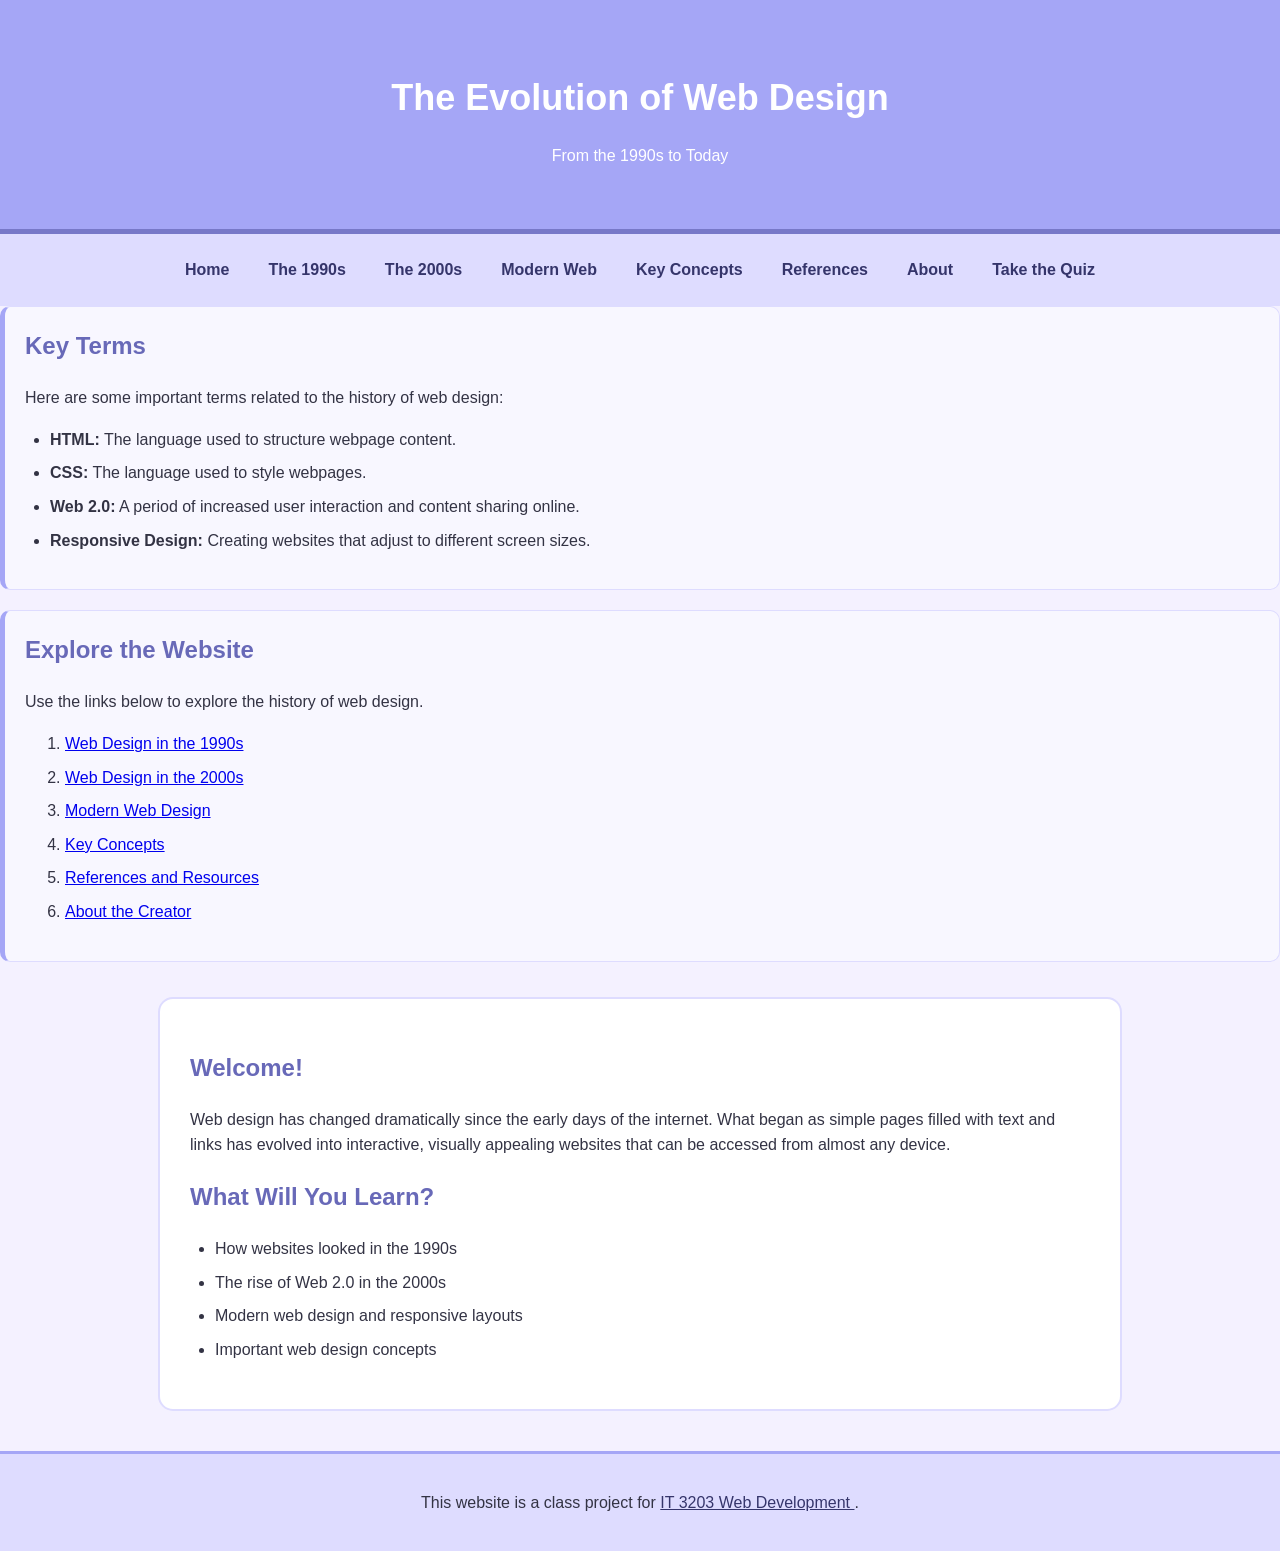
<file: index.html>
<!DOCTYPE html>
<html lang="en">
<head>
    <meta charset="UTF-8">
    <title>The Evolution of Web Design</title>
    <link rel="stylesheet" href="style.css">

</head>
<body>

    <!-- Website Header -->
    <header>
        <h1>The Evolution of Web Design</h1>
        <p>From the 1990s to Today</p>
    </header>

  
<!-- Main Navigation -->
<nav>
    <a href="index.html">Home</a>
    <a href="1990s.html">The 1990s</a>
    <a href="2000s.html">The 2000s</a>
    <a href="modern.html">Modern Web</a>
    <a href="concepts.html">Key Concepts</a>
    <a href="references.html">References</a>
    <a href="about.html">About</a>
    <a href="quiz.html">Take the Quiz</a>
</nav>

    
<!-- Key Terms Section -->
<section>
    <h2>Key Terms</h2>

    <p>
        Here are some important terms related
        to the history of web design:
    </p>

    <ul>
        <li>
            <strong>HTML:</strong> The language used
            to structure webpage content.
        </li>
        <li>
            <strong>CSS:</strong> The language used
            to style webpages.
        </li>
        <li>
            <strong>Web 2.0:</strong> A period of
            increased user interaction and
            content sharing online.
        </li>
        <li>
            <strong>Responsive Design:</strong>
            Creating websites that adjust to
            different screen sizes.
        </li>
    </ul>
</section>

<!-- Table of Contents -->
<section>
    <h2>Explore the Website</h2>

    <p>
        Use the links below to explore
        the history of web design.
    </p>

    <ol>
        <li>
            <a href="1990s.html">
                Web Design in the 1990s
            </a>
        </li>
        <li>
            <a href="2000s.html">
                Web Design in the 2000s
            </a>
        </li>
        <li>
            <a href="modern.html">
                Modern Web Design
            </a>
        </li>
        <li>
            <a href="concepts.html">
                Key Concepts
            </a>
        </li>
        <li>
            <a href="references.html">
                References and Resources
            </a>
        </li>
        <li>
            <a href="about.html">
                About the Creator
            </a>
        </li>
    </ol>
</section>

    <!-- Main Content -->
    <main>

        <h2>Welcome!</h2>

        <p>
            Web design has changed dramatically since
            the early days of the internet. What began
            as simple pages filled with text and links
            has evolved into interactive, visually
            appealing websites that can be accessed
            from almost any device.
        </p>

        <h2>What Will You Learn?</h2>

        <ul>
            <li>How websites looked in the 1990s</li>
            <li>The rise of Web 2.0 in the 2000s</li>
            <li>Modern web design and responsive layouts</li>
            <li>Important web design concepts</li>
        </ul>

    </main>

<!-- Class Project Footer -->
<footer>
    <p>
        This website is a class project for
        <a href="https://ksuweb.github.io/IT3203/">
            IT 3203 Web Development
        </a>.
    </p>
</footer>
</body>
</html>
</file>
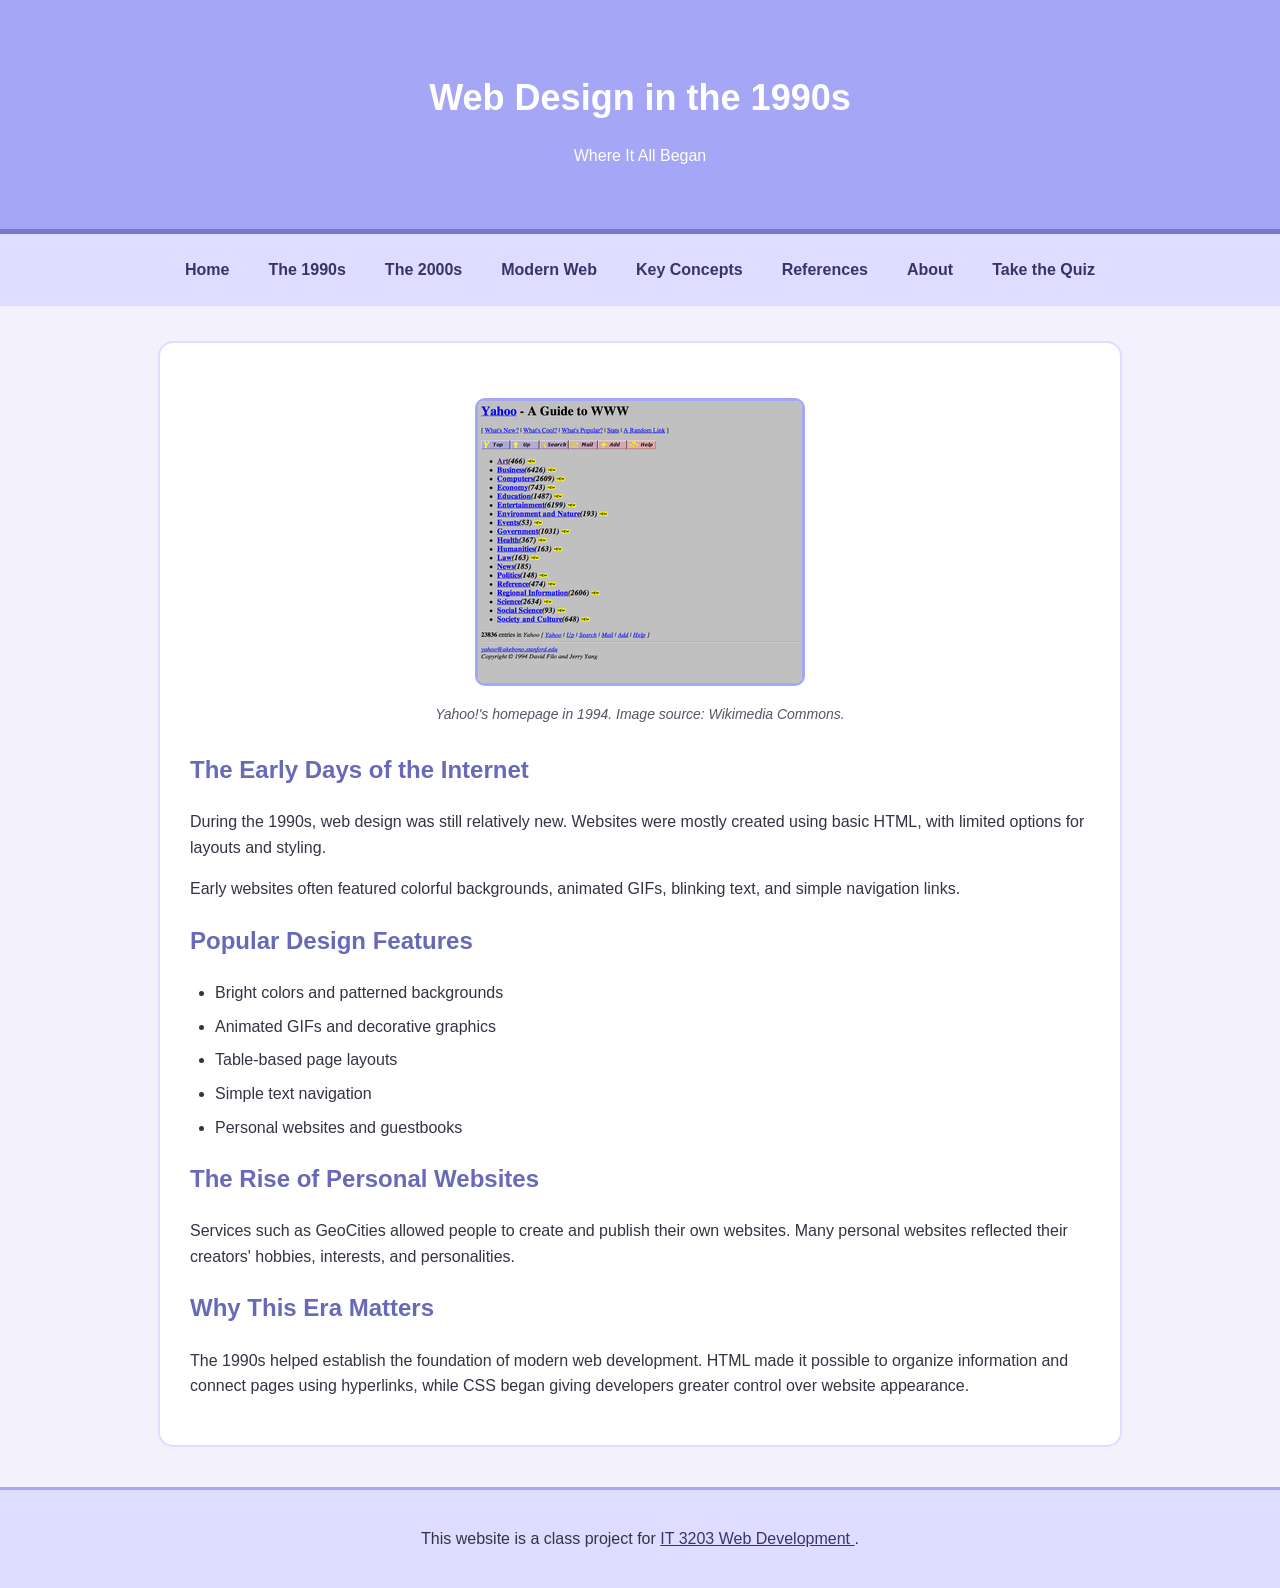
<file: 1990s.html>
<!DOCTYPE html>
<html lang="en">
<head>
    <meta charset="UTF-8">
    <meta name="viewport" content="width=device-width, initial-scale=1.0">
    <title>Web Design in the 1990s</title>
    <link rel="stylesheet" href="style.css">
</head>

<body>

    <!-- Website Header -->
    <header>
        <h1>Web Design in the 1990s</h1>
        <p>Where It All Began</p>
    </header>

    <!-- Navigation Menu -->
    <nav>
        <a href="index.html">Home</a>
        <a href="1990s.html">The 1990s</a>
        <a href="2000s.html">The 2000s</a>
        <a href="modern.html">Modern Web</a>
        <a href="concepts.html">Key Concepts</a>
        <a href="references.html">References</a>
        <a href="about.html">About</a>
        <a href="quiz.html">Take the Quiz</a>

    </nav>

    <!-- Main Content -->
    <main>
        
<!-- Historical website screenshot -->
<figure>
    <img src="early-web.png"
         alt="Yahoo's homepage in 1994 showing an early web design">

    <figcaption>
        Yahoo!'s homepage in 1994.
        Image source: Wikimedia Commons.
    </figcaption>
</figure>

        <h2>The Early Days of the Internet</h2>

        <p>
            During the 1990s, web design was still
            relatively new. Websites were mostly
            created using basic HTML, with limited
            options for layouts and styling.
        </p>

        <p>
            Early websites often featured colorful
            backgrounds, animated GIFs, blinking text,
            and simple navigation links.
        </p>

        <h2>Popular Design Features</h2>

        <ul>
            <li>Bright colors and patterned backgrounds</li>
            <li>Animated GIFs and decorative graphics</li>
            <li>Table-based page layouts</li>
            <li>Simple text navigation</li>
            <li>Personal websites and guestbooks</li>
        </ul>

        <h2>The Rise of Personal Websites</h2>

        <p>
            Services such as GeoCities allowed people
            to create and publish their own websites.
            Many personal websites reflected their
            creators' hobbies, interests, and
            personalities.
        </p>

        <h2>Why This Era Matters</h2>

        <p>
            The 1990s helped establish the foundation
            of modern web development. HTML made it
            possible to organize information and connect
            pages using hyperlinks, while CSS began
            giving developers greater control over
            website appearance.
        </p>

    </main>

    <!-- Class Project Footer -->
    <footer>
        <p>
            This website is a class project for
            <a href="https://ksuweb.github.io/IT3203/">
                IT 3203 Web Development
            </a>.
        </p>
    </footer>

</body>
</html>
</file>
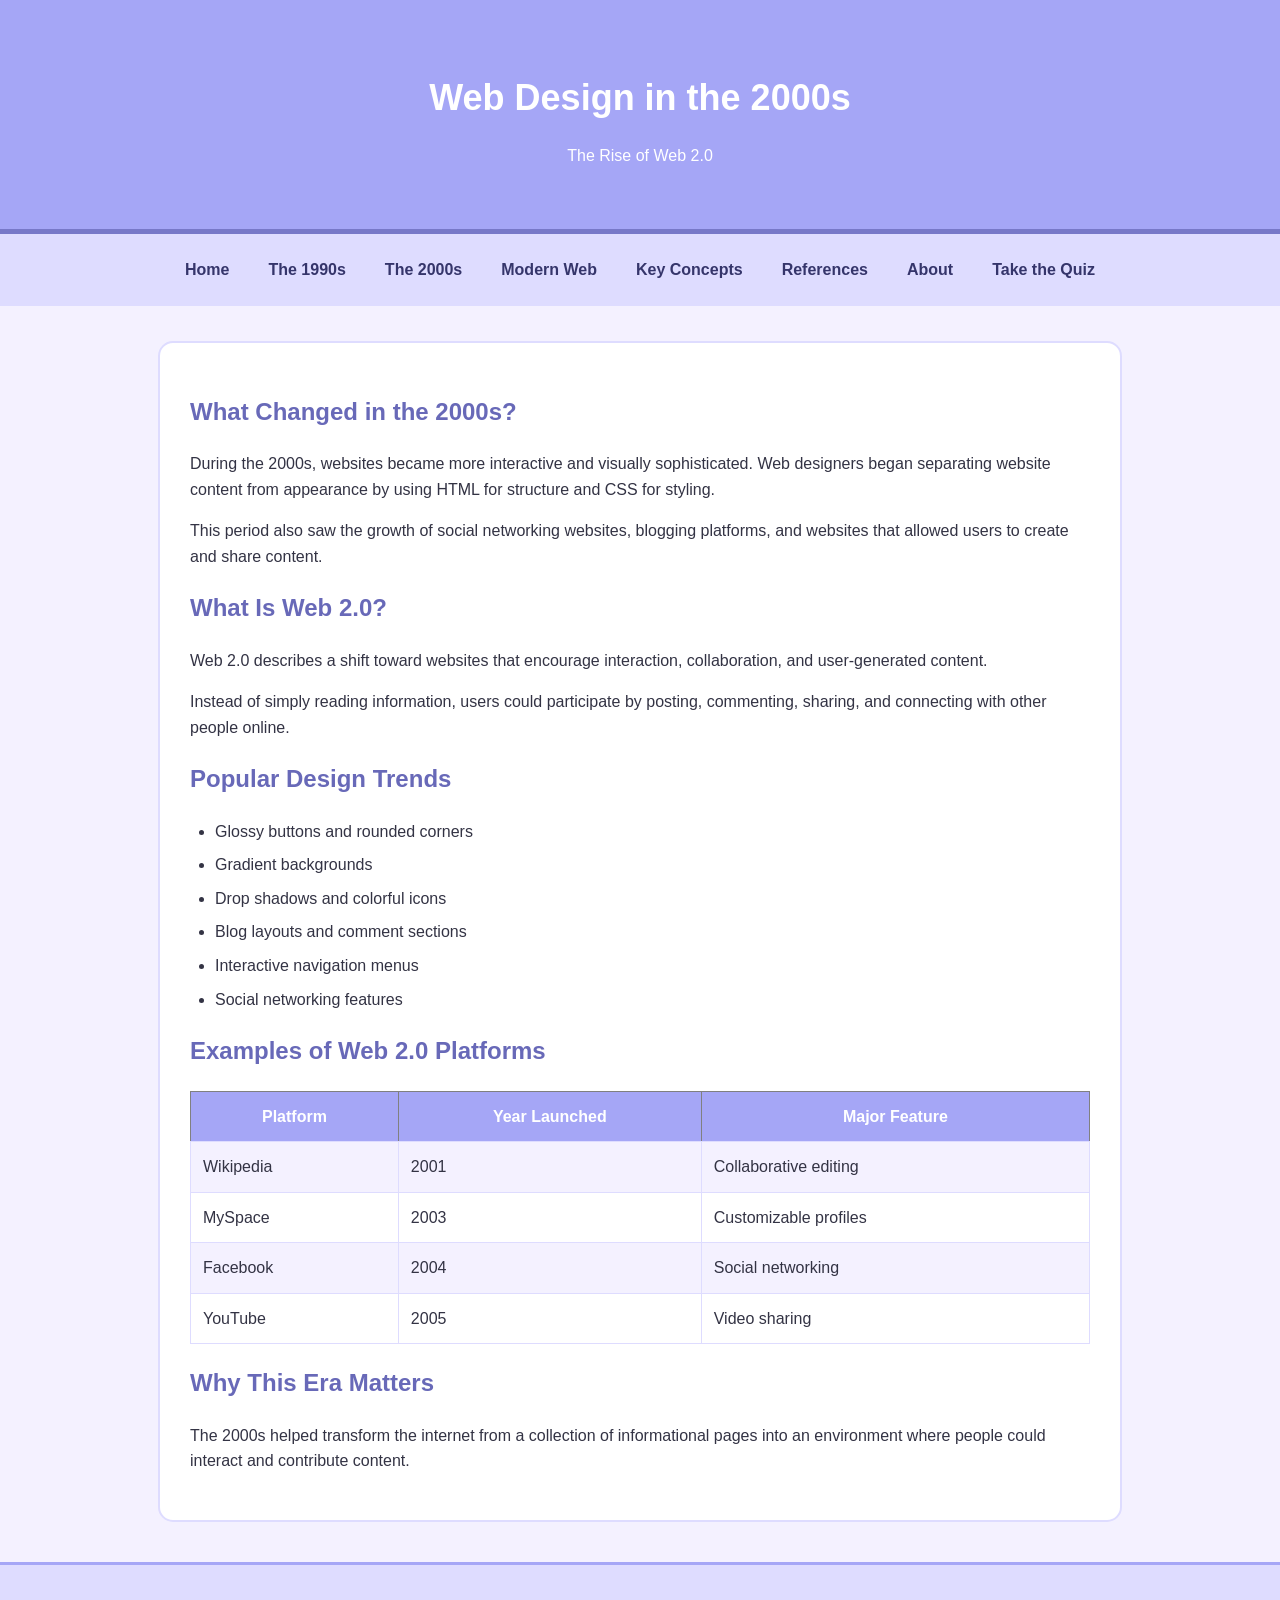
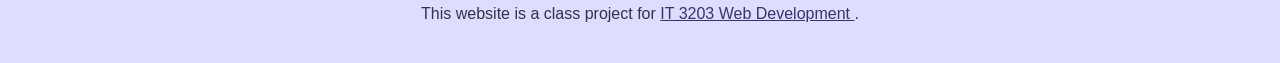
<file: 2000s.html>
<!DOCTYPE html>
<html lang="en">
<head>
    <meta charset="UTF-8">
    <meta name="viewport" content="width=device-width, initial-scale=1.0">
    <title>Web Design in the 2000s</title>
    <link rel="stylesheet" href="style.css">
</head>

<body>

    <!-- Website Header -->
    <header>
        <h1>Web Design in the 2000s</h1>
        <p>The Rise of Web 2.0</p>
    </header>

    <!-- Consistent Navigation Menu -->
    <nav>
        <a href="index.html">Home</a>
        <a href="1990s.html">The 1990s</a>
        <a href="2000s.html">The 2000s</a>
        <a href="modern.html">Modern Web</a>
        <a href="concepts.html">Key Concepts</a>
        <a href="references.html">References</a>
        <a href="about.html">About</a>
        <a href="quiz.html">Take the Quiz</a>

    </nav>

    <!-- Main Content -->
    <main>

        <h2>What Changed in the 2000s?</h2>

        <p>
            During the 2000s, websites became more
            interactive and visually sophisticated.
            Web designers began separating website
            content from appearance by using HTML
            for structure and CSS for styling.
        </p>

        <p>
            This period also saw the growth of
            social networking websites, blogging
            platforms, and websites that allowed
            users to create and share content.
        </p>

        <h2>What Is Web 2.0?</h2>

        <p>
            Web 2.0 describes a shift toward websites
            that encourage interaction, collaboration,
            and user-generated content.
        </p>

        <p>
            Instead of simply reading information,
            users could participate by posting,
            commenting, sharing, and connecting
            with other people online.
        </p>

        <h2>Popular Design Trends</h2>

        <ul>
            <li>Glossy buttons and rounded corners</li>
            <li>Gradient backgrounds</li>
            <li>Drop shadows and colorful icons</li>
            <li>Blog layouts and comment sections</li>
            <li>Interactive navigation menus</li>
            <li>Social networking features</li>
        </ul>

        <h2>Examples of Web 2.0 Platforms</h2>

        <table border="1">
            <tr>
                <th>Platform</th>
                <th>Year Launched</th>
                <th>Major Feature</th>
            </tr>
            <tr>
                <td>Wikipedia</td>
                <td>2001</td>
                <td>Collaborative editing</td>
            </tr>
            <tr>
                <td>MySpace</td>
                <td>2003</td>
                <td>Customizable profiles</td>
            </tr>
            <tr>
                <td>Facebook</td>
                <td>2004</td>
                <td>Social networking</td>
            </tr>
            <tr>
                <td>YouTube</td>
                <td>2005</td>
                <td>Video sharing</td>
            </tr>
        </table>

        <h2>Why This Era Matters</h2>

        <p>
            The 2000s helped transform the internet
            from a collection of informational pages
            into an environment where people could
            interact and contribute content.
        </p>

    </main>

    <!-- Class Project Footer -->
    <footer>
        <p>
            This website is a class project for
            <a href="https://ksuweb.github.io/IT3203/">
                IT 3203 Web Development
            </a>.
        </p>
    </footer>

</body>
</html>
</file>
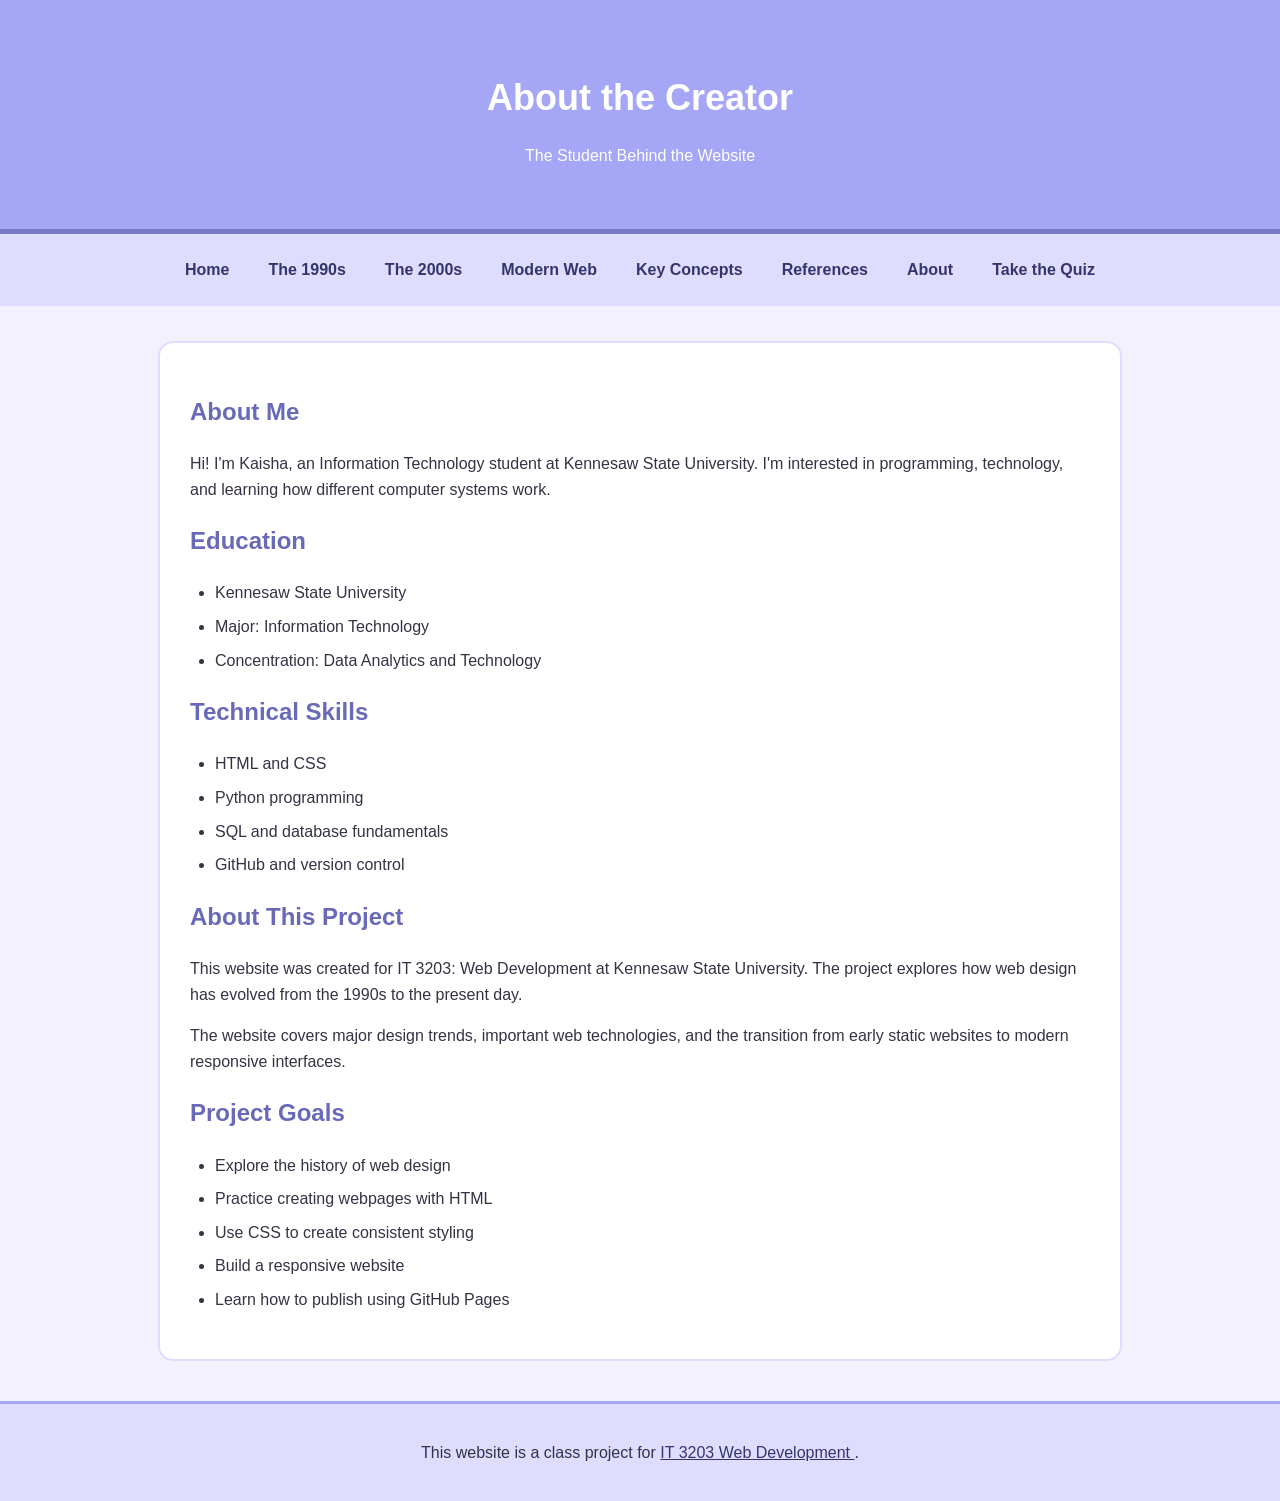
<file: about.html>
<!DOCTYPE html>
<html lang="en">
<head>
    <meta charset="UTF-8">
    <meta name="viewport" content="width=device-width, initial-scale=1.0">
    <title>About | Evolution of Web Design</title>
    <link rel="stylesheet" href="style.css">
</head>

<body>

    <!-- Website Header -->
    <header>
        <h1>About the Creator</h1>
        <p>The Student Behind the Website</p>
    </header>

    <!-- Main Navigation -->
    <nav>
        <a href="index.html">Home</a>
        <a href="1990s.html">The 1990s</a>
        <a href="2000s.html">The 2000s</a>
        <a href="modern.html">Modern Web</a>
        <a href="concepts.html">Key Concepts</a>
        <a href="references.html">References</a>
        <a href="about.html">About</a>
        <a href="quiz.html">Take the Quiz</a>

    </nav>

    <!-- Main Content -->
    <main>

        <h2>About Me</h2>

        <p>
            Hi! I'm Kaisha, an Information Technology
            student at Kennesaw State University.
            I'm interested in programming, technology,
            and learning how different computer
            systems work.
        </p>

        <h2>Education</h2>

        <ul>
            <li>Kennesaw State University</li>
            <li>Major: Information Technology</li>
            <li>Concentration: Data Analytics and Technology</li>
        </ul>

        <h2>Technical Skills</h2>

        <ul>
            <li>HTML and CSS</li>
            <li>Python programming</li>
            <li>SQL and database fundamentals</li>
            <li>GitHub and version control</li>
        </ul>

        <h2>About This Project</h2>

        <p>
            This website was created for IT 3203:
            Web Development at Kennesaw State University.
            The project explores how web design has
            evolved from the 1990s to the present day.
        </p>

        <p>
            The website covers major design trends,
            important web technologies, and the
            transition from early static websites
            to modern responsive interfaces.
        </p>

        <h2>Project Goals</h2>

        <ul>
            <li>Explore the history of web design</li>
            <li>Practice creating webpages with HTML</li>
            <li>Use CSS to create consistent styling</li>
            <li>Build a responsive website</li>
            <li>Learn how to publish using GitHub Pages</li>
        </ul>

    </main>

    <!-- Class Project Footer -->
    <footer>
        <p>
            This website is a class project for
            <a href="https://ksuweb.github.io/IT3203/">
                IT 3203 Web Development
            </a>.
        </p>
    </footer>

</body>
</html>
</file>
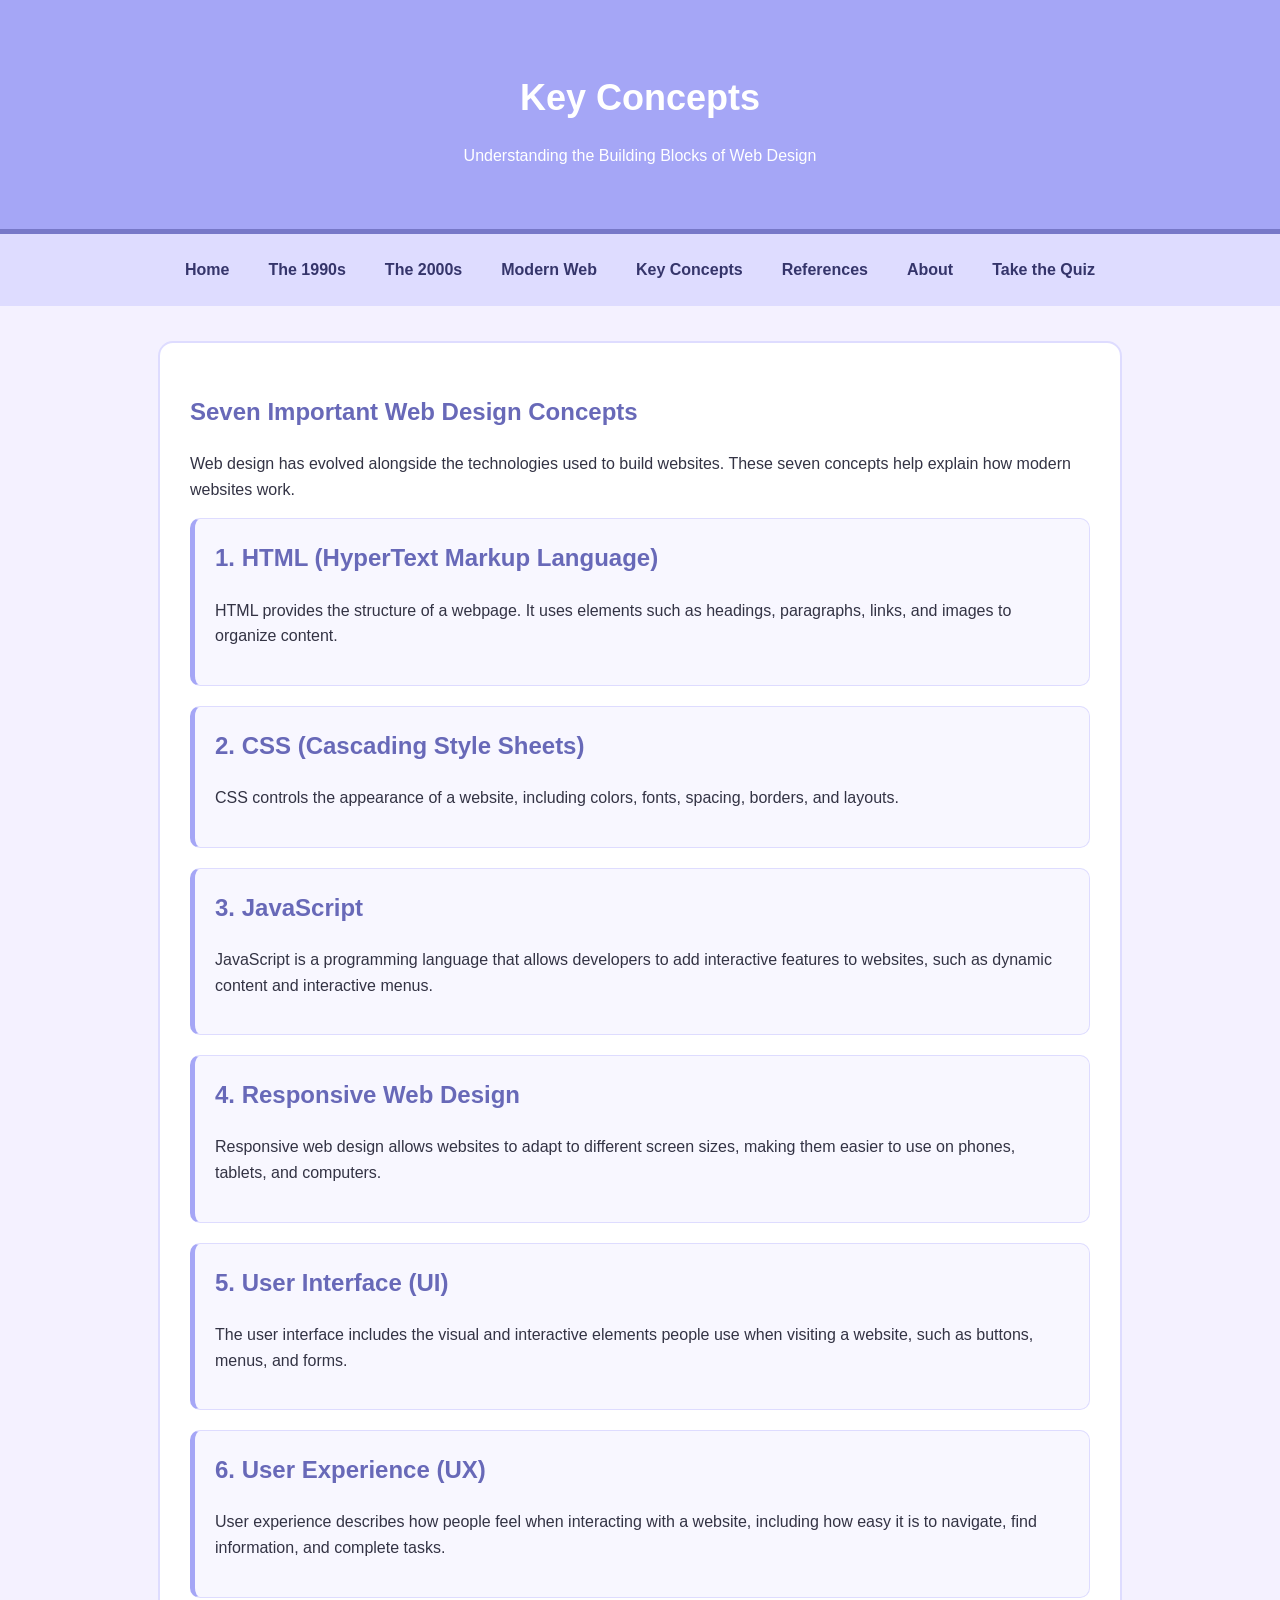
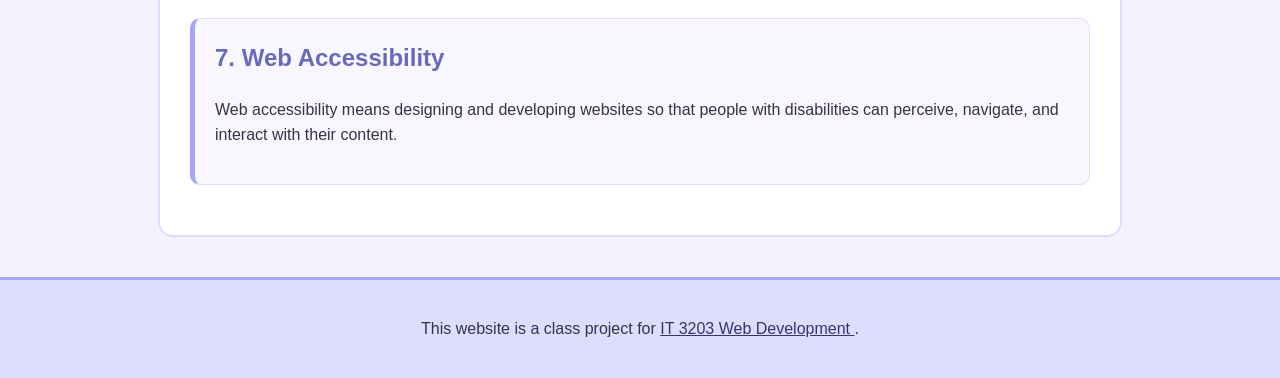
<file: concepts.html>
<!DOCTYPE html>
<html lang="en">
<head>
    <meta charset="UTF-8">
    <meta name="viewport" content="width=device-width, initial-scale=1.0">
    <title>Key Concepts | Evolution of Web Design</title>
    <link rel="stylesheet" href="style.css">
</head>

<body>

    <!-- Website Header -->
    <header>
        <h1>Key Concepts</h1>
        <p>Understanding the Building Blocks of Web Design</p>
    </header>

    <!-- Consistent Navigation -->
    <nav>
        <a href="index.html">Home</a>
        <a href="1990s.html">The 1990s</a>
        <a href="2000s.html">The 2000s</a>
        <a href="modern.html">Modern Web</a>
        <a href="concepts.html">Key Concepts</a>
        <a href="references.html">References</a>
        <a href="about.html">About</a>
        <a href="quiz.html">Take the Quiz</a>

    </nav>

    <!-- Main Content -->
    <main>

        <h2>Seven Important Web Design Concepts</h2>

        <p>
            Web design has evolved alongside the
            technologies used to build websites.
            These seven concepts help explain how
            modern websites work.
        </p>

        <!-- Concept 1 -->
        <section>
            <h2>1. HTML (HyperText Markup Language)</h2>
            <p>
                HTML provides the structure of a webpage.
                It uses elements such as headings,
                paragraphs, links, and images to
                organize content.
            </p>
        </section>

        <!-- Concept 2 -->
        <section>
            <h2>2. CSS (Cascading Style Sheets)</h2>
            <p>
                CSS controls the appearance of a website,
                including colors, fonts, spacing,
                borders, and layouts.
            </p>
        </section>

        <!-- Concept 3 -->
        <section>
            <h2>3. JavaScript</h2>
            <p>
                JavaScript is a programming language
                that allows developers to add
                interactive features to websites,
                such as dynamic content and
                interactive menus.
            </p>
        </section>

        <!-- Concept 4 -->
        <section>
            <h2>4. Responsive Web Design</h2>
            <p>
                Responsive web design allows websites
                to adapt to different screen sizes,
                making them easier to use on phones,
                tablets, and computers.
            </p>
        </section>

        <!-- Concept 5 -->
        <section>
            <h2>5. User Interface (UI)</h2>
            <p>
                The user interface includes the visual
                and interactive elements people use
                when visiting a website, such as
                buttons, menus, and forms.
            </p>
        </section>

        <!-- Concept 6 -->
        <section>
            <h2>6. User Experience (UX)</h2>
            <p>
                User experience describes how people
                feel when interacting with a website,
                including how easy it is to navigate,
                find information, and complete tasks.
            </p>
        </section>

        <!-- Concept 7 -->
        <section>
            <h2>7. Web Accessibility</h2>
            <p>
                Web accessibility means designing and
                developing websites so that people
                with disabilities can perceive,
                navigate, and interact with
                their content.
            </p>
        </section>

    </main>

    <!-- Class Project Footer -->
    <footer>
        <p>
            This website is a class project for
            <a href="https://ksuweb.github.io/IT3203/">
                IT 3203 Web Development
            </a>.
        </p>
    </footer>

</body>
</html>
</file>
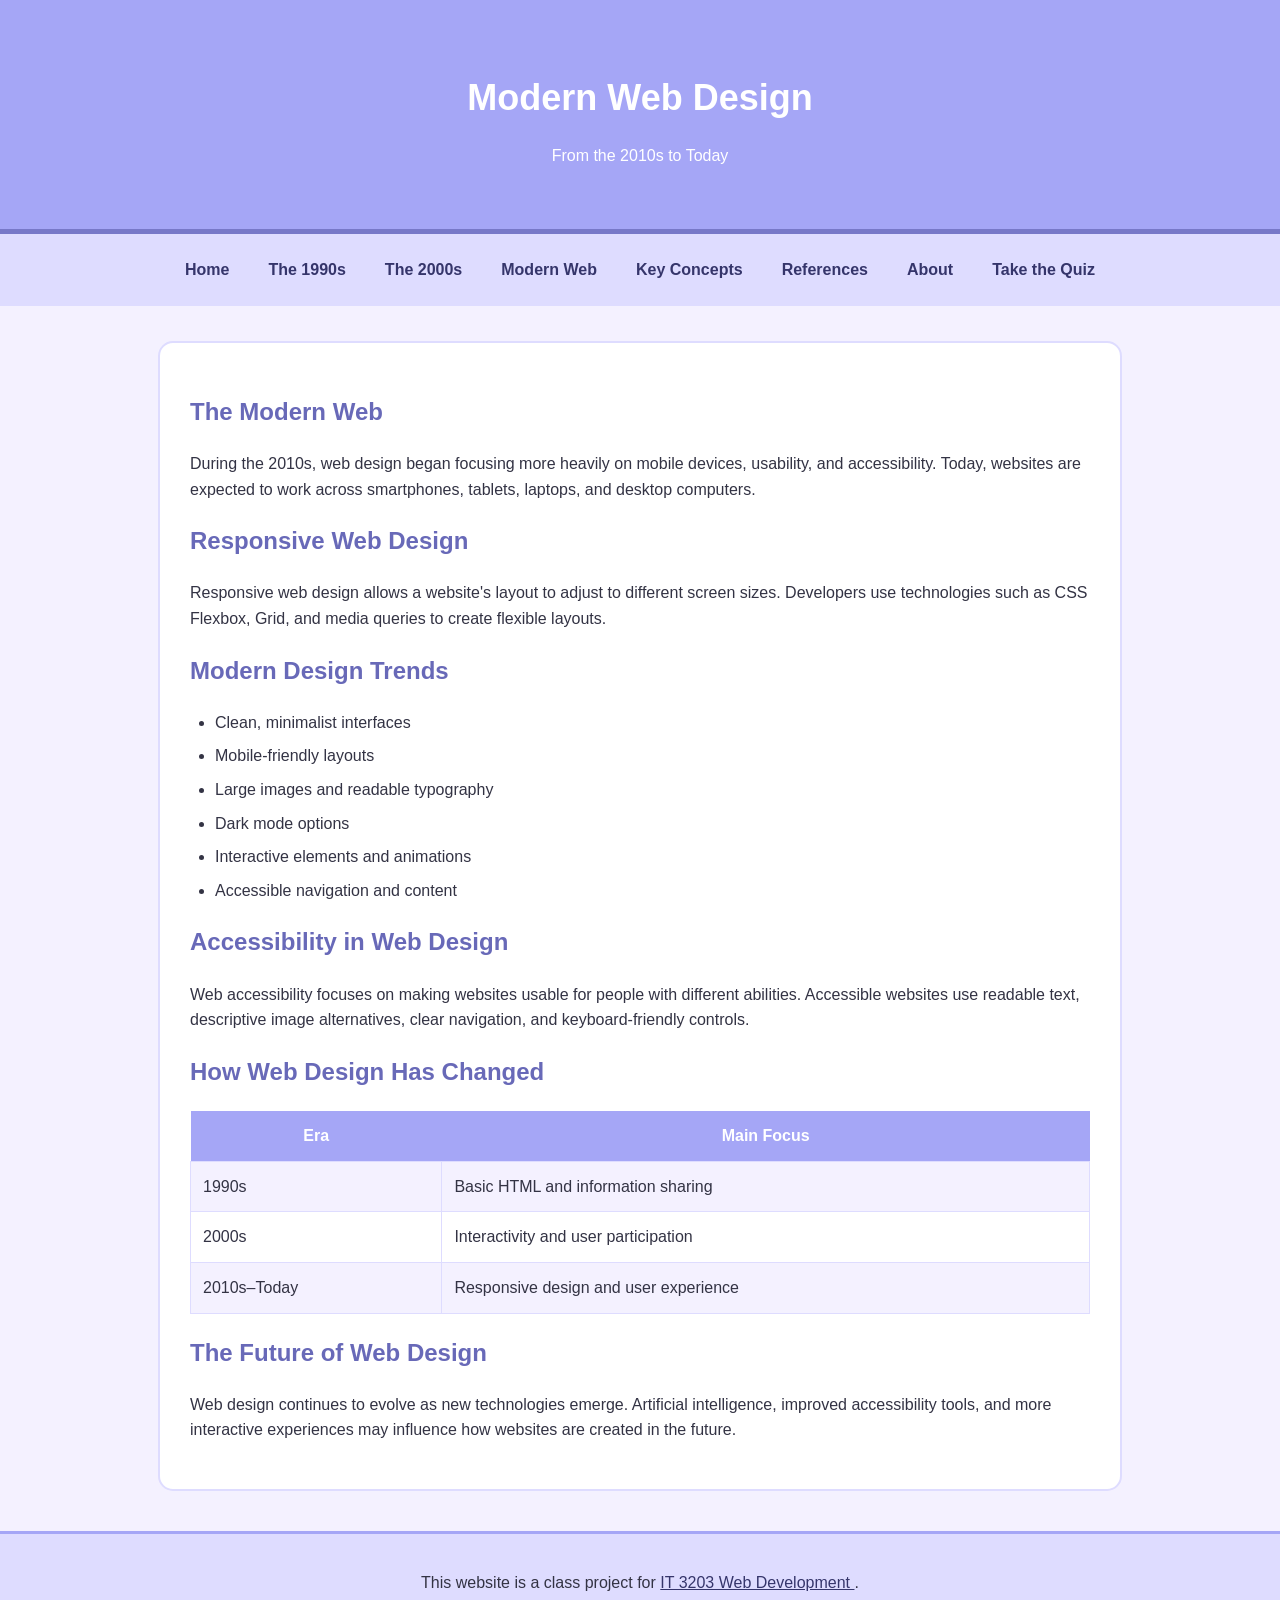
<file: modern.html>
<!DOCTYPE html>
<html lang="en">
<head>
    <meta charset="UTF-8">
    <meta name="viewport" content="width=device-width, initial-scale=1.0">
    <title>Modern Web Design</title>
    <link rel="stylesheet" href="style.css">
</head>

<body>

    <!-- Website Header -->
    <header>
        <h1>Modern Web Design</h1>
        <p>From the 2010s to Today</p>
    </header>

    <!-- Main Navigation -->
    <nav>
        <a href="index.html">Home</a>
        <a href="1990s.html">The 1990s</a>
        <a href="2000s.html">The 2000s</a>
        <a href="modern.html">Modern Web</a>
        <a href="concepts.html">Key Concepts</a>
        <a href="references.html">References</a>
        <a href="about.html">About</a>
        <a href="quiz.html">Take the Quiz</a>

    </nav>

    <!-- Main Content -->
    <main>

        <h2>The Modern Web</h2>

        <p>
            During the 2010s, web design began focusing
            more heavily on mobile devices, usability,
            and accessibility. Today, websites are
            expected to work across smartphones,
            tablets, laptops, and desktop computers.
        </p>

        <h2>Responsive Web Design</h2>

        <p>
            Responsive web design allows a website's
            layout to adjust to different screen sizes.
            Developers use technologies such as CSS
            Flexbox, Grid, and media queries to create
            flexible layouts.
        </p>

        <h2>Modern Design Trends</h2>

        <ul>
            <li>Clean, minimalist interfaces</li>
            <li>Mobile-friendly layouts</li>
            <li>Large images and readable typography</li>
            <li>Dark mode options</li>
            <li>Interactive elements and animations</li>
            <li>Accessible navigation and content</li>
        </ul>

        <h2>Accessibility in Web Design</h2>

        <p>
            Web accessibility focuses on making websites
            usable for people with different abilities.
            Accessible websites use readable text,
            descriptive image alternatives, clear
            navigation, and keyboard-friendly controls.
        </p>

        <h2>How Web Design Has Changed</h2>

        <table>
            <tr>
                <th>Era</th>
                <th>Main Focus</th>
            </tr>
            <tr>
                <td>1990s</td>
                <td>Basic HTML and information sharing</td>
            </tr>
            <tr>
                <td>2000s</td>
                <td>Interactivity and user participation</td>
            </tr>
            <tr>
                <td>2010s–Today</td>
                <td>Responsive design and user experience</td>
            </tr>
        </table>

        <h2>The Future of Web Design</h2>

        <p>
            Web design continues to evolve as new
            technologies emerge. Artificial intelligence,
            improved accessibility tools, and more
            interactive experiences may influence how
            websites are created in the future.
        </p>

    </main>

    <!-- Class Project Footer -->
    <footer>
        <p>
            This website is a class project for
            <a href="https://ksuweb.github.io/IT3203/">
                IT 3203 Web Development
            </a>.
        </p>
    </footer>

</body>
</html>
</file>
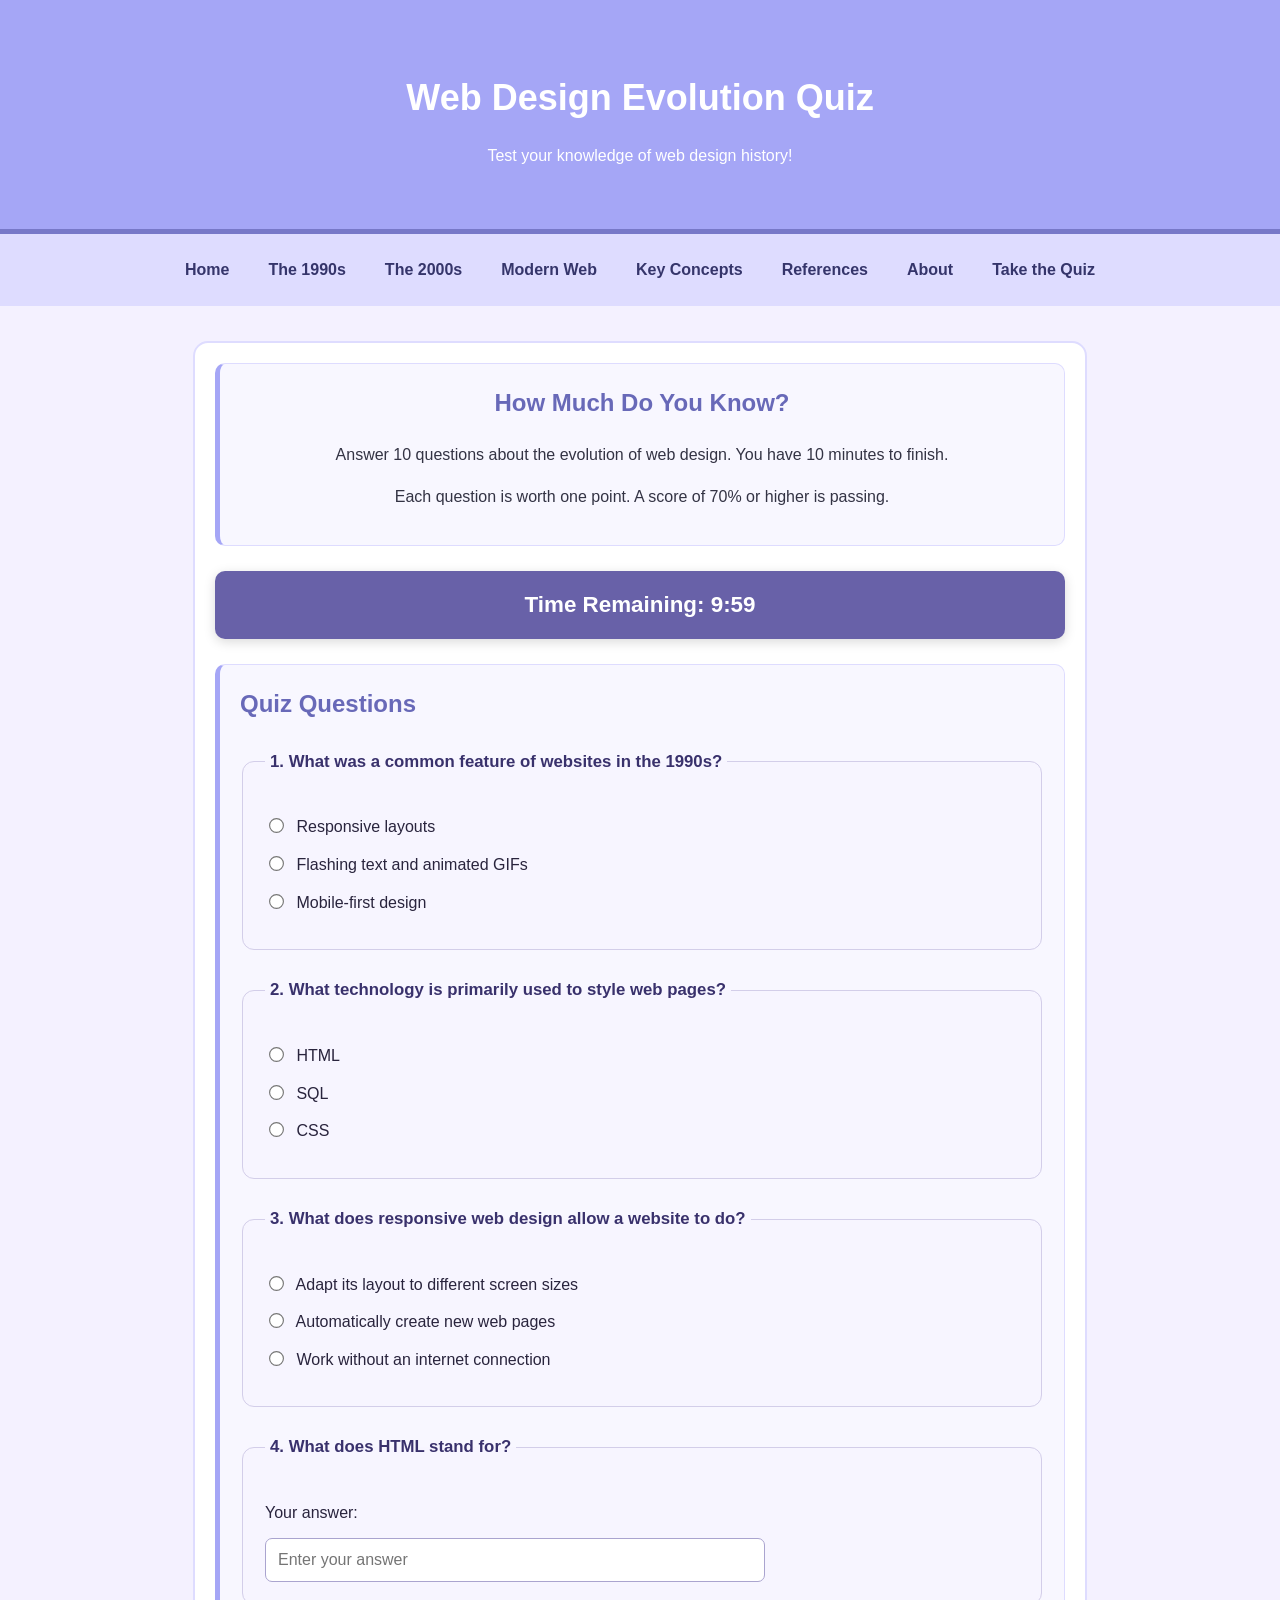
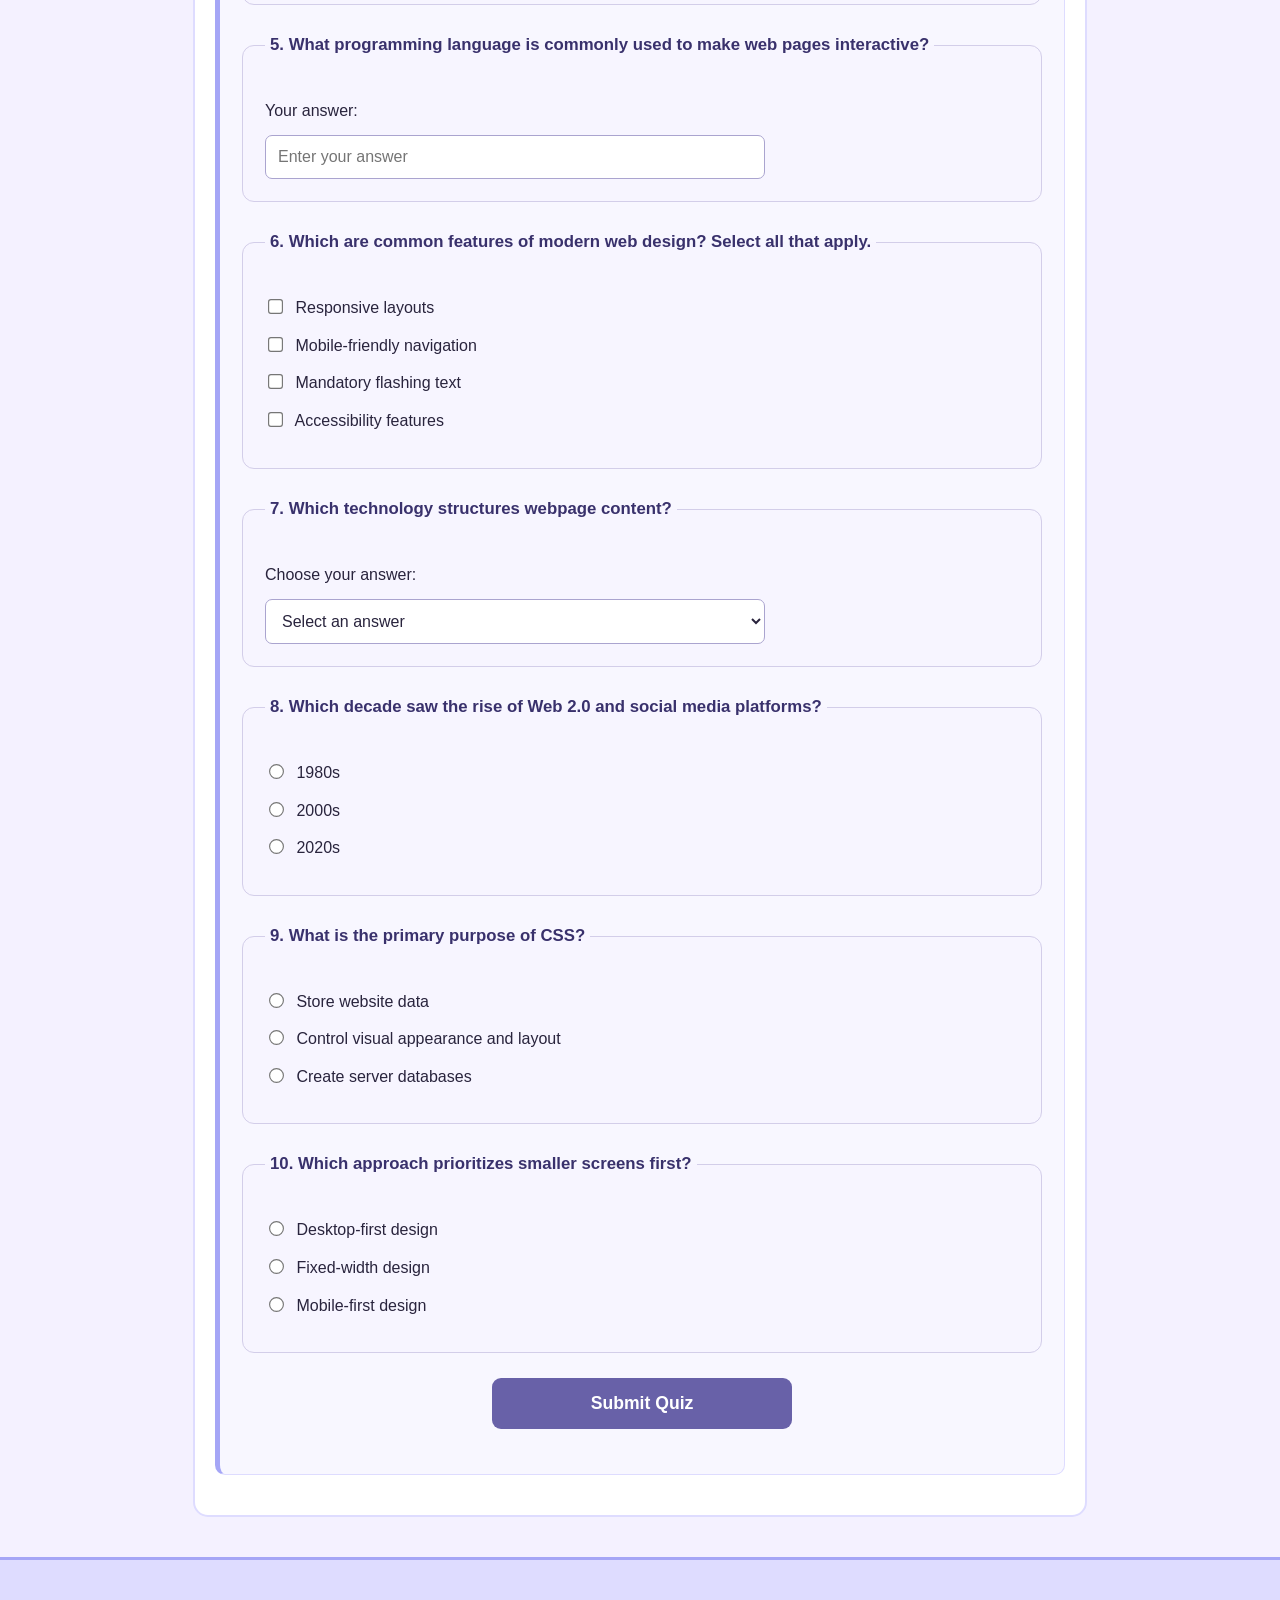
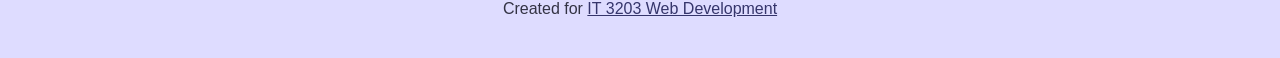
<file: quiz.html>
<!DOCTYPE html>
<html lang="en">
<head>
    <meta charset="UTF-8">
    <meta name="viewport" content="width=device-width, initial-scale=1.0">
    <title>Web Design Evolution Quiz</title>
    <link rel="stylesheet" href="style.css">
</head>
<body>

<header>
    <h1>Web Design Evolution Quiz</h1>
    <p>Test your knowledge of web design history!</p>
</header>

<!-- Navigation shared with the rest of the website -->
<nav>
    <a href="index.html">Home</a>
    <a href="1990s.html">The 1990s</a>
    <a href="2000s.html">The 2000s</a>
    <a href="modern.html">Modern Web</a>
    <a href="concepts.html">Key Concepts</a>
    <a href="references.html">References</a>
    <a href="about.html">About</a>
    <a href="quiz.html" aria-current="page">Take the Quiz</a>
</nav>

<main class="quiz-container">

    <section class="quiz-intro">
        <h2>How Much Do You Know?</h2>
        <p>
            Answer 10 questions about the evolution of web design.
            You have 10 minutes to finish.
        </p>
        <p>
            Each question is worth one point.
            A score of 70% or higher is passing.
        </p>
    </section>

    <!-- JavaScript updates the countdown -->
    <div id="timer" role="timer" aria-live="off">
        Time Remaining: 10:00
    </div>

<section id="quiz-section">
    <h2>Quiz Questions</h2>

 

    <form id="quiz-form">


            <!-- Question 1: Multiple choice -->
            <fieldset>
                <legend>1. What was a common feature of websites in the 1990s?</legend>
                <label><input type="radio" name="q1" value="a"> Responsive layouts</label>
                <label><input type="radio" name="q1" value="b"> Flashing text and animated GIFs</label>
                <label><input type="radio" name="q1" value="c"> Mobile-first design</label>
            </fieldset>

            <!-- Question 2: Multiple choice -->
            <fieldset>
                <legend>2. What technology is primarily used to style web pages?</legend>
                <label><input type="radio" name="q2" value="a"> HTML</label>
                <label><input type="radio" name="q2" value="b"> SQL</label>
                <label><input type="radio" name="q2" value="c"> CSS</label>
            </fieldset>

            <!-- Question 3: Multiple choice -->
            <fieldset>
                <legend>3. What does responsive web design allow a website to do?</legend>
                <label><input type="radio" name="q3" value="a"> Adapt its layout to different screen sizes</label>
                <label><input type="radio" name="q3" value="b"> Automatically create new web pages</label>
                <label><input type="radio" name="q3" value="c"> Work without an internet connection</label>
            </fieldset>

            <!-- Question 4: Fill in the blank -->
            <fieldset>
                <legend>4. What does HTML stand for?</legend>
                <label for="q4">Your answer:</label>
                <input type="text" id="q4" name="q4" placeholder="Enter your answer" autocomplete="off">
            </fieldset>

            <!-- Question 5: Fill in the blank -->
            <fieldset>
                <legend>5. What programming language is commonly used to make web pages interactive?</legend>
                <label for="q5">Your answer:</label>
                <input type="text" id="q5" name="q5" placeholder="Enter your answer" autocomplete="off">
            </fieldset>

            <!-- Question 6: Multiple selection -->
            <fieldset>
                <legend>6. Which are common features of modern web design? Select all that apply.</legend>
                <label><input type="checkbox" name="q6" value="a"> Responsive layouts</label>
                <label><input type="checkbox" name="q6" value="b"> Mobile-friendly navigation</label>
                <label><input type="checkbox" name="q6" value="c"> Mandatory flashing text</label>
                <label><input type="checkbox" name="q6" value="d"> Accessibility features</label>
            </fieldset>

            <!-- Question 7: Dropdown -->
            <fieldset>
                <legend>7. Which technology structures webpage content?</legend>
                <label for="q7">Choose your answer:</label>
                <select id="q7" name="q7">
                    <option value="">Select an answer</option>
                    <option value="a">CSS</option>
                    <option value="b">HTML</option>
                    <option value="c">JavaScript</option>
                </select>
            </fieldset>

            <!-- Question 8: Multiple choice -->
            <fieldset>
                <legend>8. Which decade saw the rise of Web 2.0 and social media platforms?</legend>
                <label><input type="radio" name="q8" value="a"> 1980s</label>
                <label><input type="radio" name="q8" value="b"> 2000s</label>
                <label><input type="radio" name="q8" value="c"> 2020s</label>
            </fieldset>

            <!-- Question 9: Multiple choice -->
            <fieldset>
                <legend>9. What is the primary purpose of CSS?</legend>
                <label><input type="radio" name="q9" value="a"> Store website data</label>
                <label><input type="radio" name="q9" value="b"> Control visual appearance and layout</label>
                <label><input type="radio" name="q9" value="c"> Create server databases</label>
            </fieldset>

            <!-- Question 10: Multiple choice -->
            <fieldset>
                <legend>10. Which approach prioritizes smaller screens first?</legend>
                <label><input type="radio" name="q10" value="a"> Desktop-first design</label>
                <label><input type="radio" name="q10" value="b"> Fixed-width design</label>
                <label><input type="radio" name="q10" value="c"> Mobile-first design</label>
            </fieldset>

            <button type="submit" id="submit-btn">
                Submit Quiz
            </button>

        </form>
    </section>

    <!-- Score and question feedback appear here -->
    <section id="results" aria-live="polite" hidden></section>

</main>

<footer>
    <p>
        Created for
        <a href="https://ksuweb.github.io/IT3203/">
            IT 3203 Web Development
        </a>
    </p>
</footer>

<script src="script.js"></script>

</body>
</html>
</file>
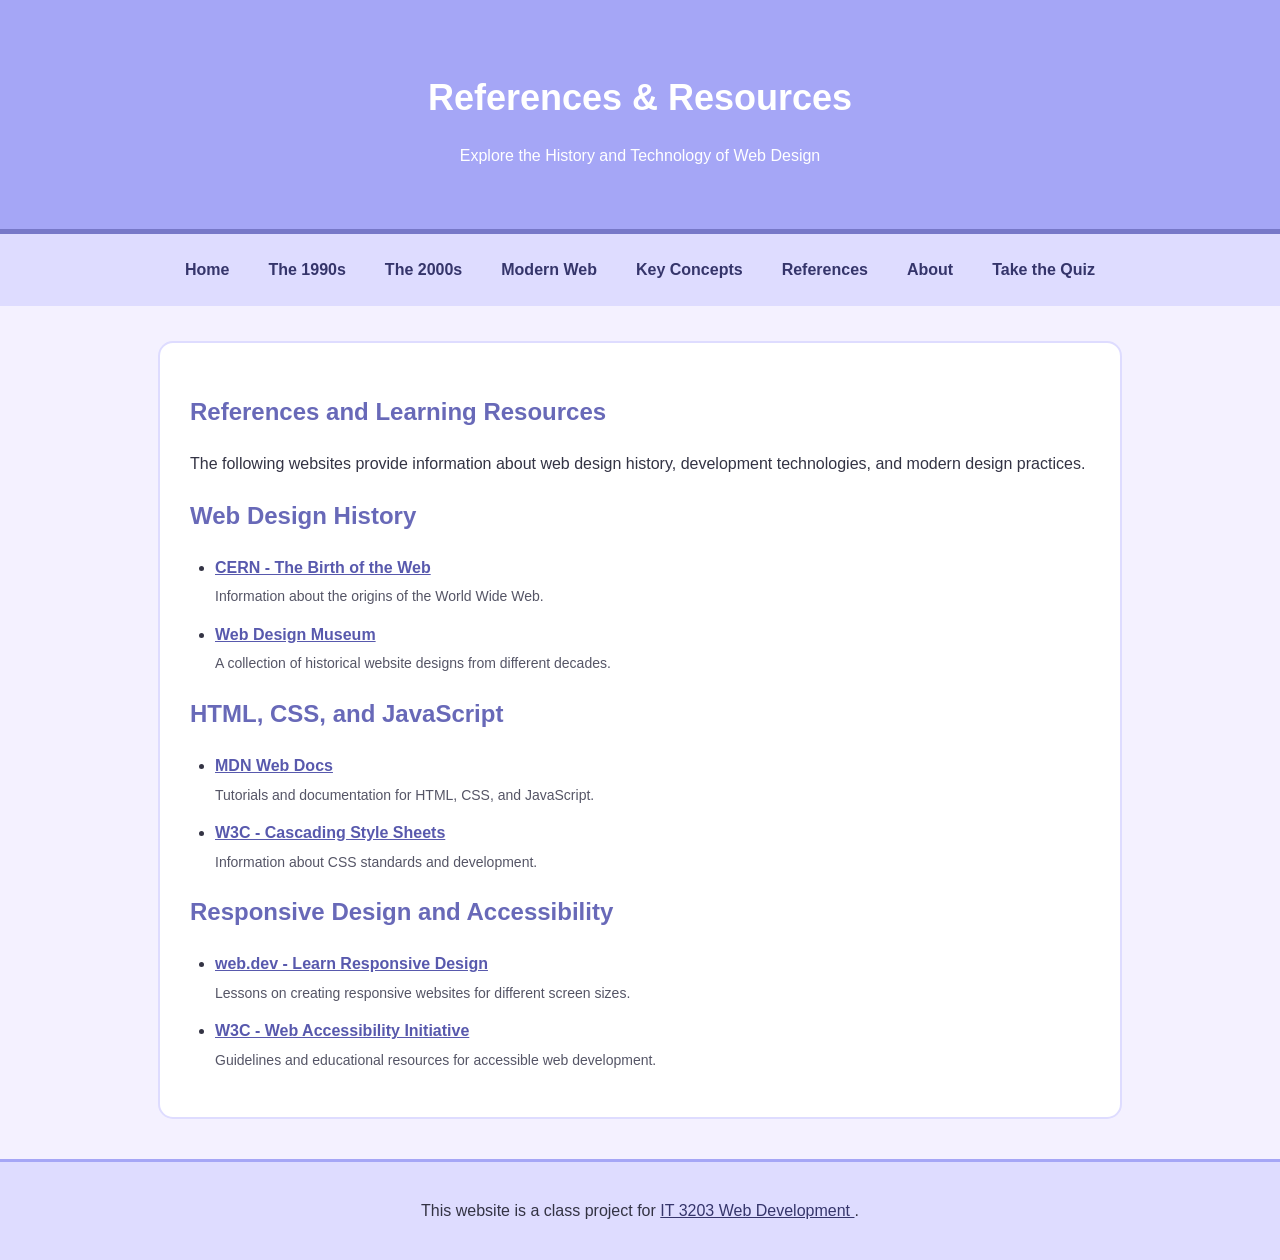
<file: references.html>
<!DOCTYPE html>
<html lang="en">
<head>
    <meta charset="UTF-8">
    <meta name="viewport" content="width=device-width, initial-scale=1.0">
    <title>References | Evolution of Web Design</title>
    <link rel="stylesheet" href="style.css">
</head>

<body>

    <!-- Website Header -->
    <header>
        <h1>References & Resources</h1>
        <p>Explore the History and Technology of Web Design</p>
    </header>

    <!-- Consistent Navigation -->
    <nav>
        <a href="index.html">Home</a>
        <a href="1990s.html">The 1990s</a>
        <a href="2000s.html">The 2000s</a>
        <a href="modern.html">Modern Web</a>
        <a href="concepts.html">Key Concepts</a>
        <a href="references.html">References</a>
        <a href="about.html">About</a>
        <a href="quiz.html">Take the Quiz</a>

    </nav>

    <!-- Main Content -->
    <main>

        <h2>References and Learning Resources</h2>

        <p>
            The following websites provide information
            about web design history, development
            technologies, and modern design practices.
        </p>

        <h2>Web Design History</h2>

        <ul>
            <li>
                <a href="https://home.cern/science/computing/birth-web">
                    CERN - The Birth of the Web
                </a>
                <p>
                    Information about the origins of
                    the World Wide Web.
                </p>
            </li>

            <li>
                <a href="https://www.webdesignmuseum.org/">
                    Web Design Museum
                </a>
                <p>
                    A collection of historical website
                    designs from different decades.
                </p>
            </li>
        </ul>

        <h2>HTML, CSS, and JavaScript</h2>

        <ul>
            <li>
                <a href="https://developer.mozilla.org/">
                    MDN Web Docs
                </a>
                <p>
                    Tutorials and documentation for
                    HTML, CSS, and JavaScript.
                </p>
            </li>

            <li>
                <a href="https://www.w3.org/Style/CSS/">
                    W3C - Cascading Style Sheets
                </a>
                <p>
                    Information about CSS standards
                    and development.
                </p>
            </li>
        </ul>

        <h2>Responsive Design and Accessibility</h2>

        <ul>
            <li>
                <a href="https://web.dev/learn/design">
                    web.dev - Learn Responsive Design
                </a>
                <p>
                    Lessons on creating responsive
                    websites for different screen sizes.
                </p>
            </li>

            <li>
                <a href="https://www.w3.org/WAI/">
                    W3C - Web Accessibility Initiative
                </a>
                <p>
                    Guidelines and educational resources
                    for accessible web development.
                </p>
            </li>
        </ul>

    </main>

    <!-- Class Project Footer -->
    <footer>
        <p>
            This website is a class project for
            <a href="https://ksuweb.github.io/IT3203/">
                IT 3203 Web Development
            </a>.
        </p>
    </footer>

</body>
</html>
</file>
<file: style.css>
/* General website styling */
body {
    background-color: #f4f1ff;
    color: #333344;
    font-family: Arial, sans-serif;
    margin: 0;
    line-height: 1.6;
}

/* Website header */
header {
    background-color: #a5a6f6;
    color: white;
    text-align: center;
    padding: 45px 20px;
    border-bottom: 5px solid #7778c8;
}

header h1 {
    font-size: 36px;
    margin-bottom: 10px;
}

/* Navigation menu using Flexbox */
nav {
    background-color: #dedcff;
    display: flex;
    justify-content: center;
    flex-wrap: wrap;
    gap: 15px;
    padding: 15px;
}

nav a {
    color: #35356b;
    text-decoration: none;
    font-weight: bold;
    padding: 8px 12px;
    border-radius: 8px;
}

/* Hover effect */
nav a:hover {
    background-color: #8586d8;
    color: white;
}

/* Main content */
main {
    max-width: 900px;
    margin: 35px auto;
    padding: 30px;
    background-color: white;
    border: 2px solid #dedcff;
    border-radius: 15px;
}

h2 {
    color: #6869b8;
}

/* List styling */
ul {
    padding-left: 25px;
}

li {
    margin-bottom: 8px;
}

/* Footer styling */
footer {
    background-color: #dedcff;
    text-align: center;
    padding: 20px;
    margin-top: 40px;
    border-top: 3px solid #a5a6f6;
}

footer a {
    color: #35356b;
}

footer a:hover {
    color: #6869b8;
}

/* Table styling */
table {
    width: 100%;
    border-collapse: collapse;
    margin-top: 20px;
    margin-bottom: 20px;
}

th {
    background-color: #a5a6f6;
    color: white;
    padding: 12px;
}

td {
    padding: 12px;
    border: 1px solid #dedcff;
}

/* Alternating row colors */
tr:nth-child(even) {
    background-color: #f4f1ff;
}

/* Responsive design for smaller screens */
@media (max-width: 600px) {
    header h1 {
        font-size: 26px;
    }

    nav {
        flex-direction: column;
        align-items: center;
    }

    main {
        margin: 15px;
        padding: 20px;
    }

    table {
        font-size: 14px;
    }
}

/* Key concept cards */
section {
    background-color: #f8f7ff;
    border: 1px solid #dedcff;
    border-left: 5px solid #a5a6f6;
    border-radius: 10px;
    padding: 20px;
    margin-bottom: 20px;
}

section h2 {
    margin-top: 0;
}

section:hover {
    background-color: #eeecff;
}

/* Links inside main content */
main a {
    color: #5859ad;
    font-weight: bold;
    text-decoration: underline;
}

/* Link hover effect */
main a:hover {
    color: #30317d;
}

/* Spacing for reference descriptions */
main li p {
    margin-top: 5px;
    font-size: 14px;
    color: #555566;
}

/* Historical website image */
figure {
    margin: 25px 0;
    text-align: center;
}

figure img {
    max-width: 100%;
    height: auto;
    border: 3px solid #a5a6f6;
    border-radius: 10px;
}

figcaption {
    color: #555566;
    font-size: 14px;
    margin-top: 10px;
    font-style: italic;
}


/* =========================================
   Milestone 2 - Quiz Styles
   ========================================= */

/* Main quiz layout */
.quiz-container {
    max-width: 850px;
    margin: 35px auto;
    padding: 20px;
}

.quiz-intro {
    text-align: center;
    margin-bottom: 25px;
}

/* Countdown timer */
#timer {
    position: sticky;
    top: 0;
    z-index: 10;
    background-color: #6861a8;
    color: white;
    text-align: center;
    font-size: 1.4rem;
    font-weight: bold;
    padding: 16px;
    margin-bottom: 25px;
    border-radius: 10px;
    box-shadow: 0 3px 12px rgba(0, 0, 0, 0.15);
}

/* Final-minute warning */
#timer.timer-warning {
    background-color: #bd354c;
}

/* Individual questions */
#quiz-form fieldset {
    border: 1px solid #d3cee9;
    border-radius: 12px;
    padding: 22px;
    margin-bottom: 22px;
    background-color: #f7f5ff;
    color: #29243d;
}

/* Question titles */
#quiz-form legend {
    font-weight: bold;
    font-size: 1.05rem;
    color: #39316c;
    padding: 5px;
}

/* Answer choices */
#quiz-form label {
    display: block;
    margin: 12px 0;
    cursor: pointer;
    line-height: 1.6;
}

/* Radio buttons and checkboxes */
#quiz-form input[type="radio"],
#quiz-form input[type="checkbox"] {
    accent-color: #6861a8;
    margin-right: 9px;
    transform: scale(1.15);
}

/* Text answers and dropdowns */
#quiz-form input[type="text"],
#quiz-form select {
    display: block;
    box-sizing: border-box;
    width: 100%;
    max-width: 500px;
    padding: 12px;
    margin-top: 10px;
    border: 1px solid #aaa4cf;
    border-radius: 7px;
    background-color: white;
    color: #29243d;
    font-size: 1rem;
}

/* Keyboard accessibility */
#quiz-form input:focus-visible,
#quiz-form select:focus-visible,
#submit-btn:focus-visible,
#retake-btn:focus-visible {
    outline: 3px solid #5149a4;
    outline-offset: 3px;
}

/* Quiz buttons */
#submit-btn,
#retake-btn {
    display: block;
    width: min(100%, 300px);
    margin: 25px auto;
    padding: 15px 25px;
    border: none;
    border-radius: 9px;
    background-color: #6861a8;
    color: white;
    font-size: 1.1rem;
    font-weight: bold;
    cursor: pointer;
    transition: background-color 0.2s;
}

#submit-btn:hover,
#retake-btn:hover {
    background-color: #4b447f;
}

/* Results section */
#results {
    margin-top: 35px;
}

#results[hidden] {
    display: none;
}

.score-summary {
    text-align: center;
    padding: 25px;
    border-radius: 12px;
    margin-bottom: 30px;
    background-color: #f4f1ff;
    color: #29243d;
}

/* Final percentage */
.final-score {
    font-size: 3.2rem;
    font-weight: bold;
    margin: 15px 0;
}

.pass-status {
    font-size: 1.3rem;
    font-weight: bold;
}

/* Passing and failing styles */
.score-summary.passed {
    border: 3px solid #32805c;
}

.score-summary.failed {
    border: 3px solid #b33c4d;
}

/* Individual question feedback */
.question-result {
    padding: 18px;
    margin: 15px 0;
    border-radius: 9px;
    color: #29243d;
}

.question-result.correct {
    background-color: #e5f5ea;
    border-left: 5px solid #32805c;
}

.question-result.incorrect {
    background-color: #fce8ea;
    border-left: 5px solid #b33c4d;
}

.question-result h3 {
    margin-top: 0;
}

/* Small screen adjustments */
@media (max-width: 600px) {
    .quiz-container {
        padding: 12px;
        margin: 15px auto;
    }

    #quiz-form fieldset {
        padding: 15px;
    }

    #timer {
        font-size: 1.15rem;
    }

    .final-score {
        font-size: 2.5rem;
    }
}
</file>
